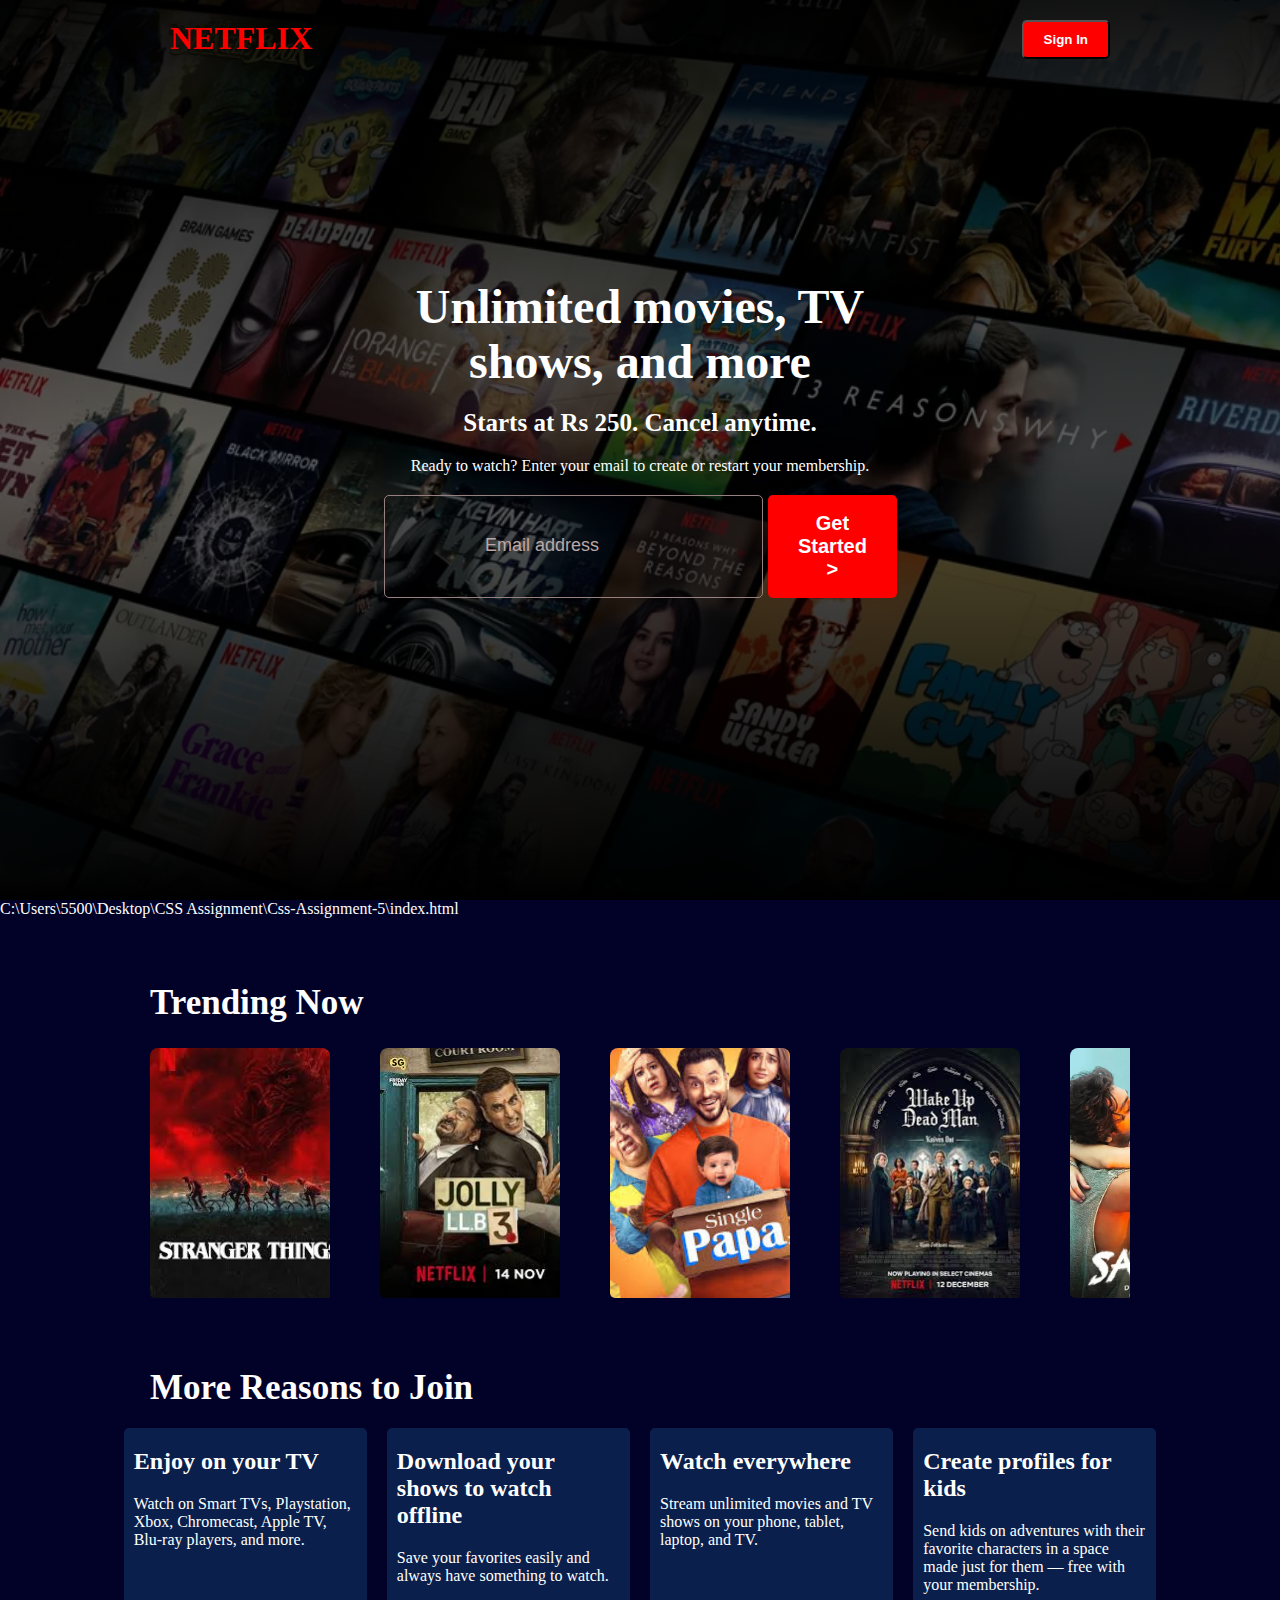
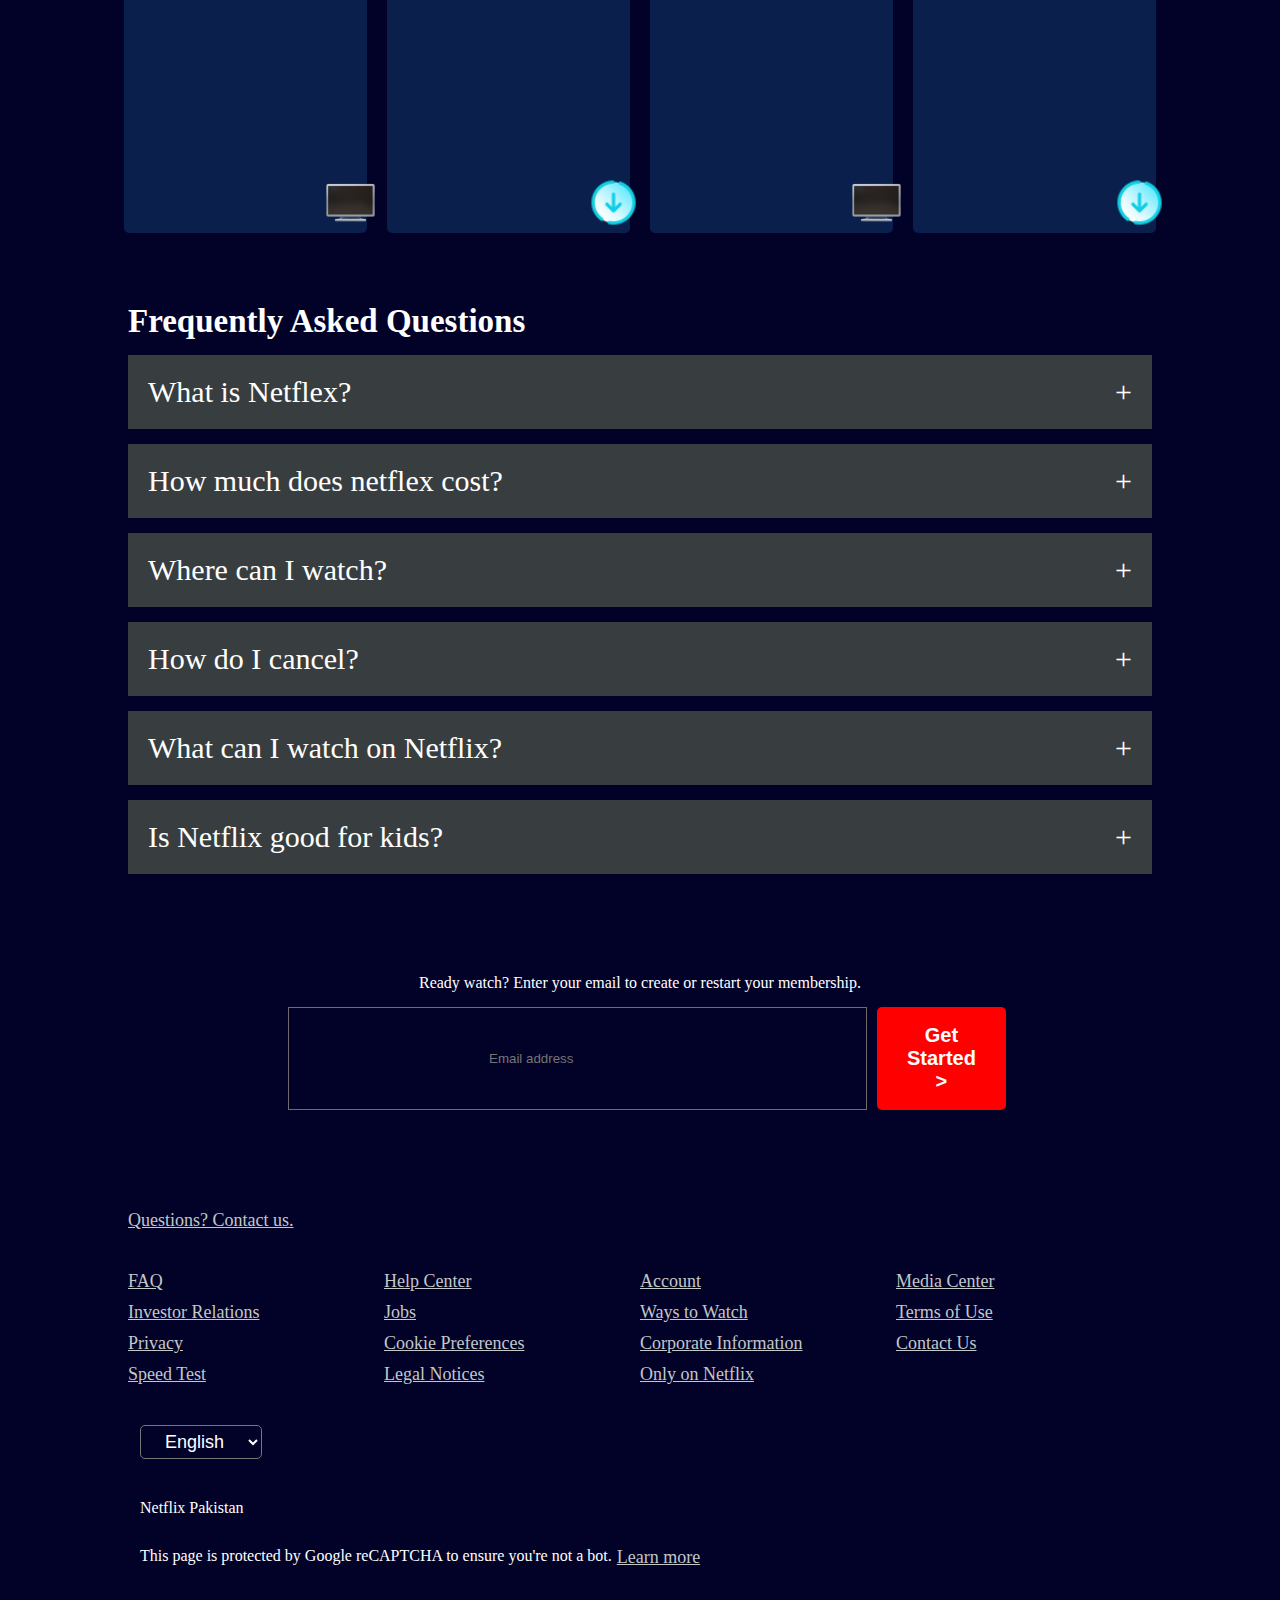
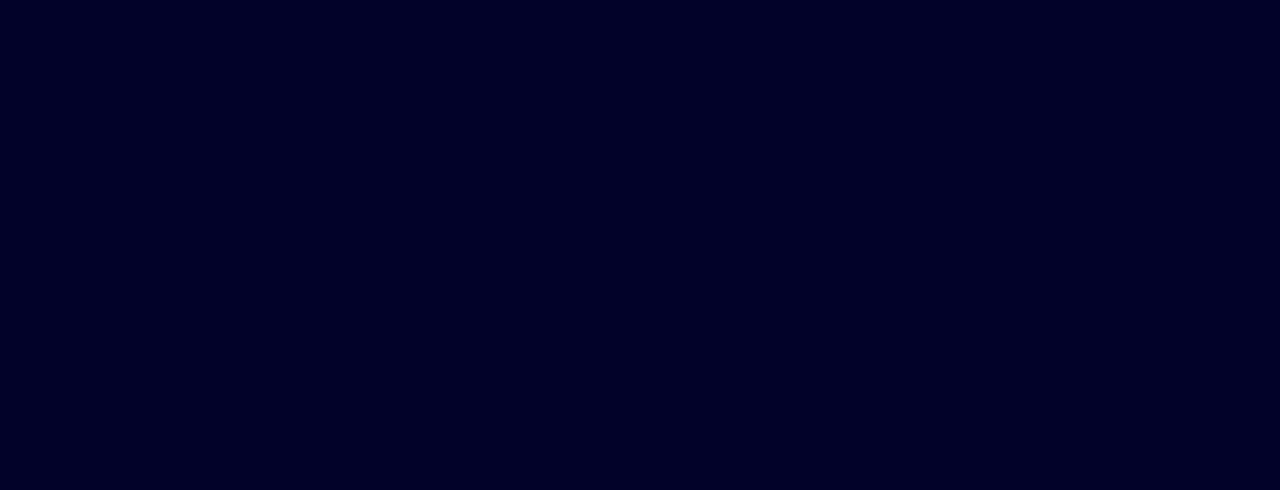
<file: index.html>
<!DOCTYPE html>
<html lang="en">
<head>
    <meta charset="UTF-8">
    <meta name="viewport" content="width=device-width, initial-scale=1.0">
    <title>Netflex Clone</title>
    <link rel="stylesheet" href="style.css">
</head>
<body>
    <div class="topsection">
        <header>
            <h1>NETFLIX</h1>
           <button>Sign In</button>
           
        </header>
        <div class="hero">
            <h1>Unlimited movies, TV shows, and more</h1>
            <p class="heroitem">Starts at Rs 250. Cancel anytime.</p>
            <p>Ready to watch? Enter your email to create or restart your membership.</p>
            <span>
                <input type="email" placeholder="Email address">
                <button class="button">Get Started ></button>
            </span>
        </div>
    </div>
    <footer>
        <div class="section">C:\Users\5500\Desktop\CSS Assignment\Css-Assignment-5\index.html

            <h2>Trending Now</h2>
            <div class="trending">
                <div class="trendingmovie">
                    <img src="tranger thingsimages.jpg" alt="">
                    
                </div>
                <div class="trendingmovie">
                    <img src="jooly images.jpg" alt="">
                    
                </div>
                <div class="trendingmovie">
                    
                    <img src="single papaimages.jpg" alt="">
                </div>
                <div class="trendingmovie">
                    
                    <img src="hake u deadimages.jpg" alt="">
                </div>
                <div class="trendingmovie">
                    <img src="Saiyaara-1.webp" alt="">
                    
                </div>
                <div class="trendingmovie">
                    <img src="imagesman vs baby.jpg" alt="">
                    
                </div>
                <div class="trendingmovie">
                    <img src="troll 2 images.jpg" alt="">
                    
                </div>
                <div class="trendingmovie">
                    <img src="sunny sansky.jpg" alt="">
                    
                </div>
                <div class="trendingmovie">
                    <img src="delhi crime.jpg" alt="">
                    
                </div>
                <div class="trendingmovie">
                    <img src="the-witcher-updated-s4-netflix-poster.avif" alt="">
                    
                </div>
        
            </div>
        </div>
        <div class="main">
            <h2 class="maintext">More Reasons to Join</h2>
            <div class="maincards">
                <div class="card">
                     <div class="cardtext">
                         <h2>Enjoy on your TV</h2>
                         <p>Watch on Smart TVs, Playstation, Xbox, Chromecast, Apple TV, Blu-ray players, and more.
         
         </p>
        </div>
         <div class="cardimage">
             <img src="download.png" alt="">
    
         </div>
    
                </div>
                <div class="card">
                     <div class="cardtext">
                         <h2>Download your shows to watch offline</h2>
                         <p>Save your favorites easily and always have something to watch.
         
         </p>
        </div>
         <div class="cardimage">
             <img class="scroll" src="icons8-scroll-down-48.png" alt="">
    
         </div>
    
                </div>
                <div class="card">
                     <div class="cardtext">
                         <h2>Watch everywhere
</h2>
                         <p>Stream unlimited movies and TV shows on your phone, tablet, laptop, and TV.
         
         </p>
        </div>
         <div class="cardimage">
             <img src="download.png" alt="">
    
         </div>
    
                </div>
                <div class="card">
                     <div class="cardtext">
                         <h2>Create profiles for kids</h2>
                         <p>Send kids on adventures with their favorite characters in a space made just for them — free with your membership.
         
         </p>
        </div>
         <div class="cardimage">
             <img class="scroll" src="icons8-scroll-down-48.png" alt="">
    
         </div>
    
                </div>

            </div>
        </div>
        <div class="article">
            <h2>Frequently Asked Questions</h2>
            <div class="row_1">
                <p>What is Netflex?</p>
                <p>+</p>
            </div>
            <div class="row_1">
                <p>How much does netflex cost?</p>
                <p>+</p>
            </div>
            <div class="row_1">
                <p>Where can I watch?</p>
                <p>+</p>
            </div>
            <div class="row_1">
                <p>How do I cancel?</p>
                <p>+</p>
            </div>
            <div class="row_1">
                <p>What can I watch on Netflix?</p>
                <p>+</p>
            </div>
            <div class="row_1">
                <p>Is Netflix good for kids?</p>
                <p>+</p>
            </div>
        </div>
        <div class="about">
           
            <p>Ready watch? Enter your email to create or restart your membership.</p>
            <span class="aboutspan">
                <input class="aboutinput" type="email" placeholder="Email address">
                <button class="button" >Get Started ></button>
            </span>
        
    </div>
      <div class="tagspart">
       <a href="">Questions? Contact us.</a>
       <div class="alltags">
           <div class="tags_1">
               <a href="">FAQ</a>
               <a href="">Investor Relations</a>
               <a href="">Privacy</a>
               <a href="">Speed Test</a>
           </div>
           <div class="tags_1">
               <a href="">Help Center</a>
               <a href="">Jobs</a>
               <a href="">Cookie Preferences</a>
               <a href="">Legal Notices</a>
           </div>
           <div class="tags_1">
               <a href="">Account</a>
               <a href="">Ways to Watch</a>
               <a href="">Corporate Information</a>
               <a href="">Only on Netflix</a>
           </div>
           <div class="tags_1">
               <a href="">Media Center</a>
               <a href="">Terms of Use</a>
               <a href="">Contact Us</a>
           </div>

       </div>
      </div>
        <select name="" id="">
            <option value="">English</option>
        </select>
        <div class="last">
            <p>Netflix Pakistan</p>
            <span>
                <p>This page is protected by Google reCAPTCHA to ensure you're not a bot.</p>
                <a href="">Learn more</a>
            </span>
        </div>
    </footer>
</body>
</html>
</file>
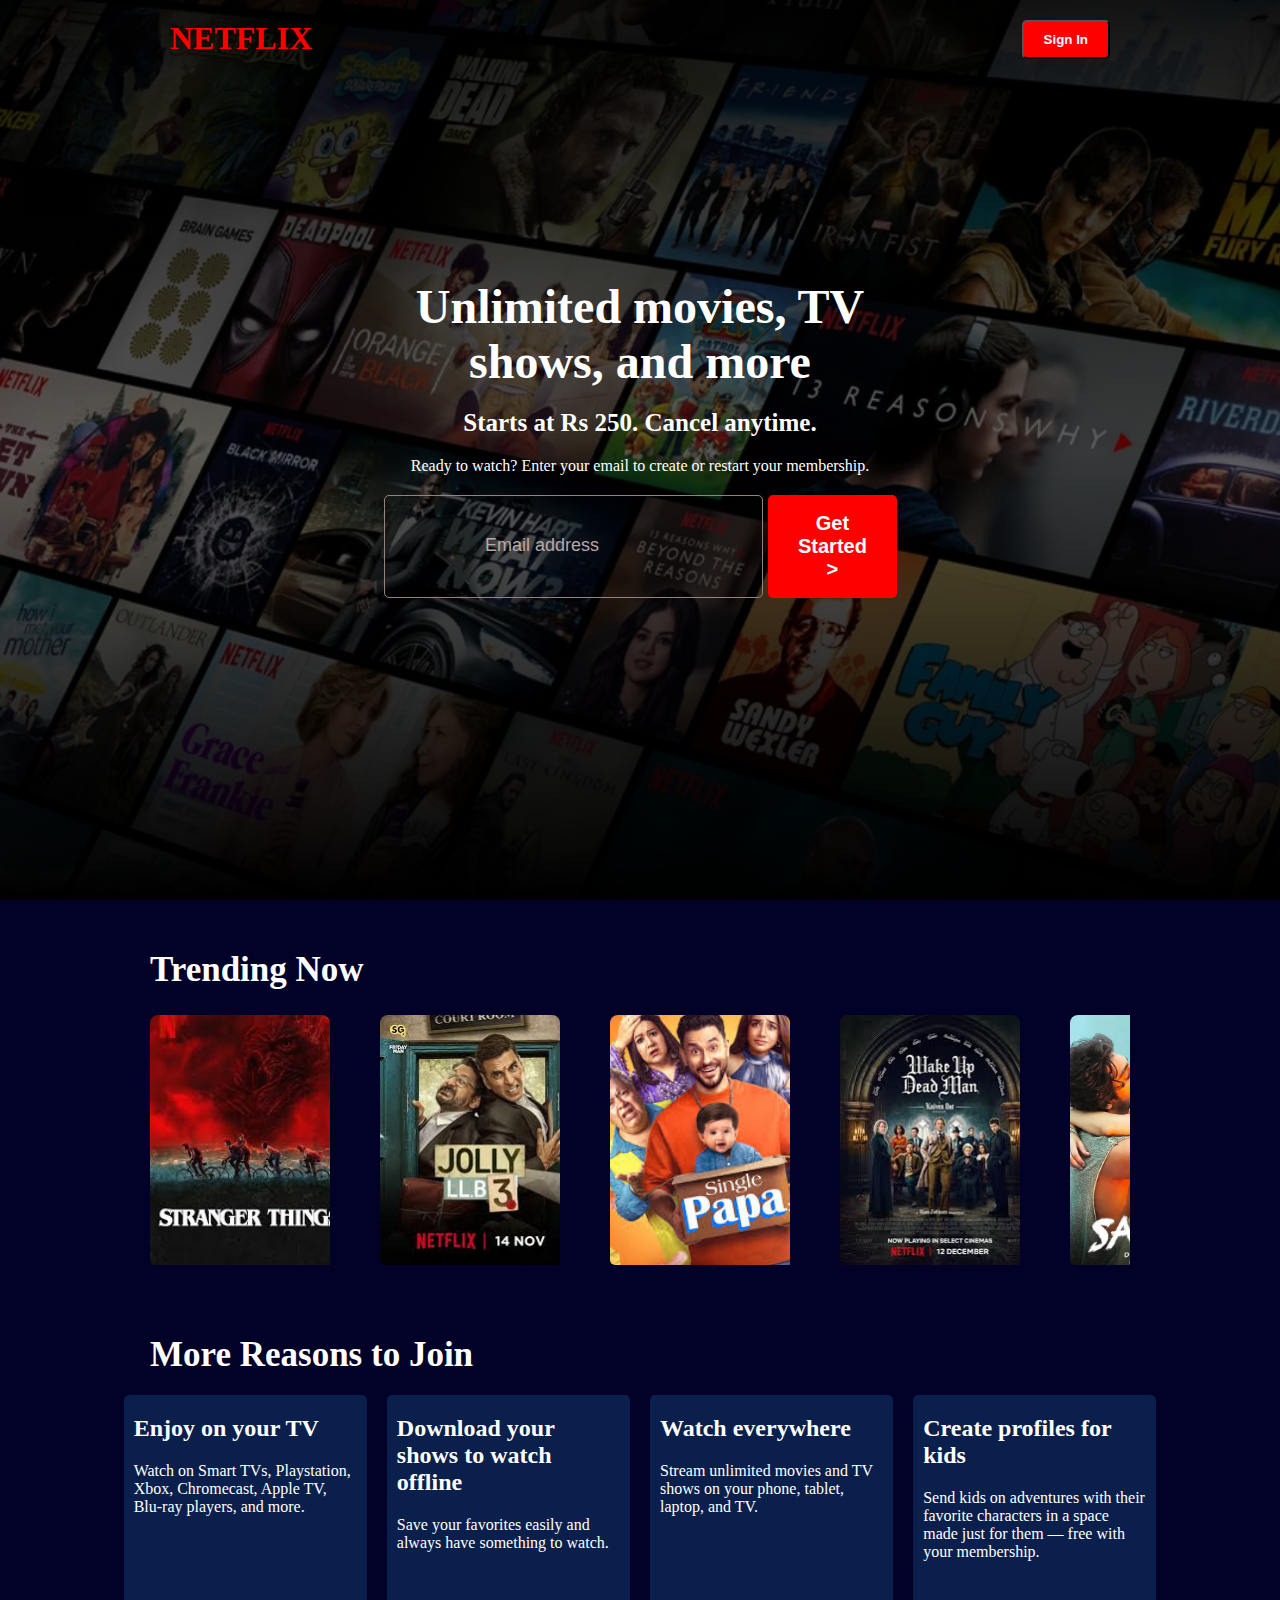
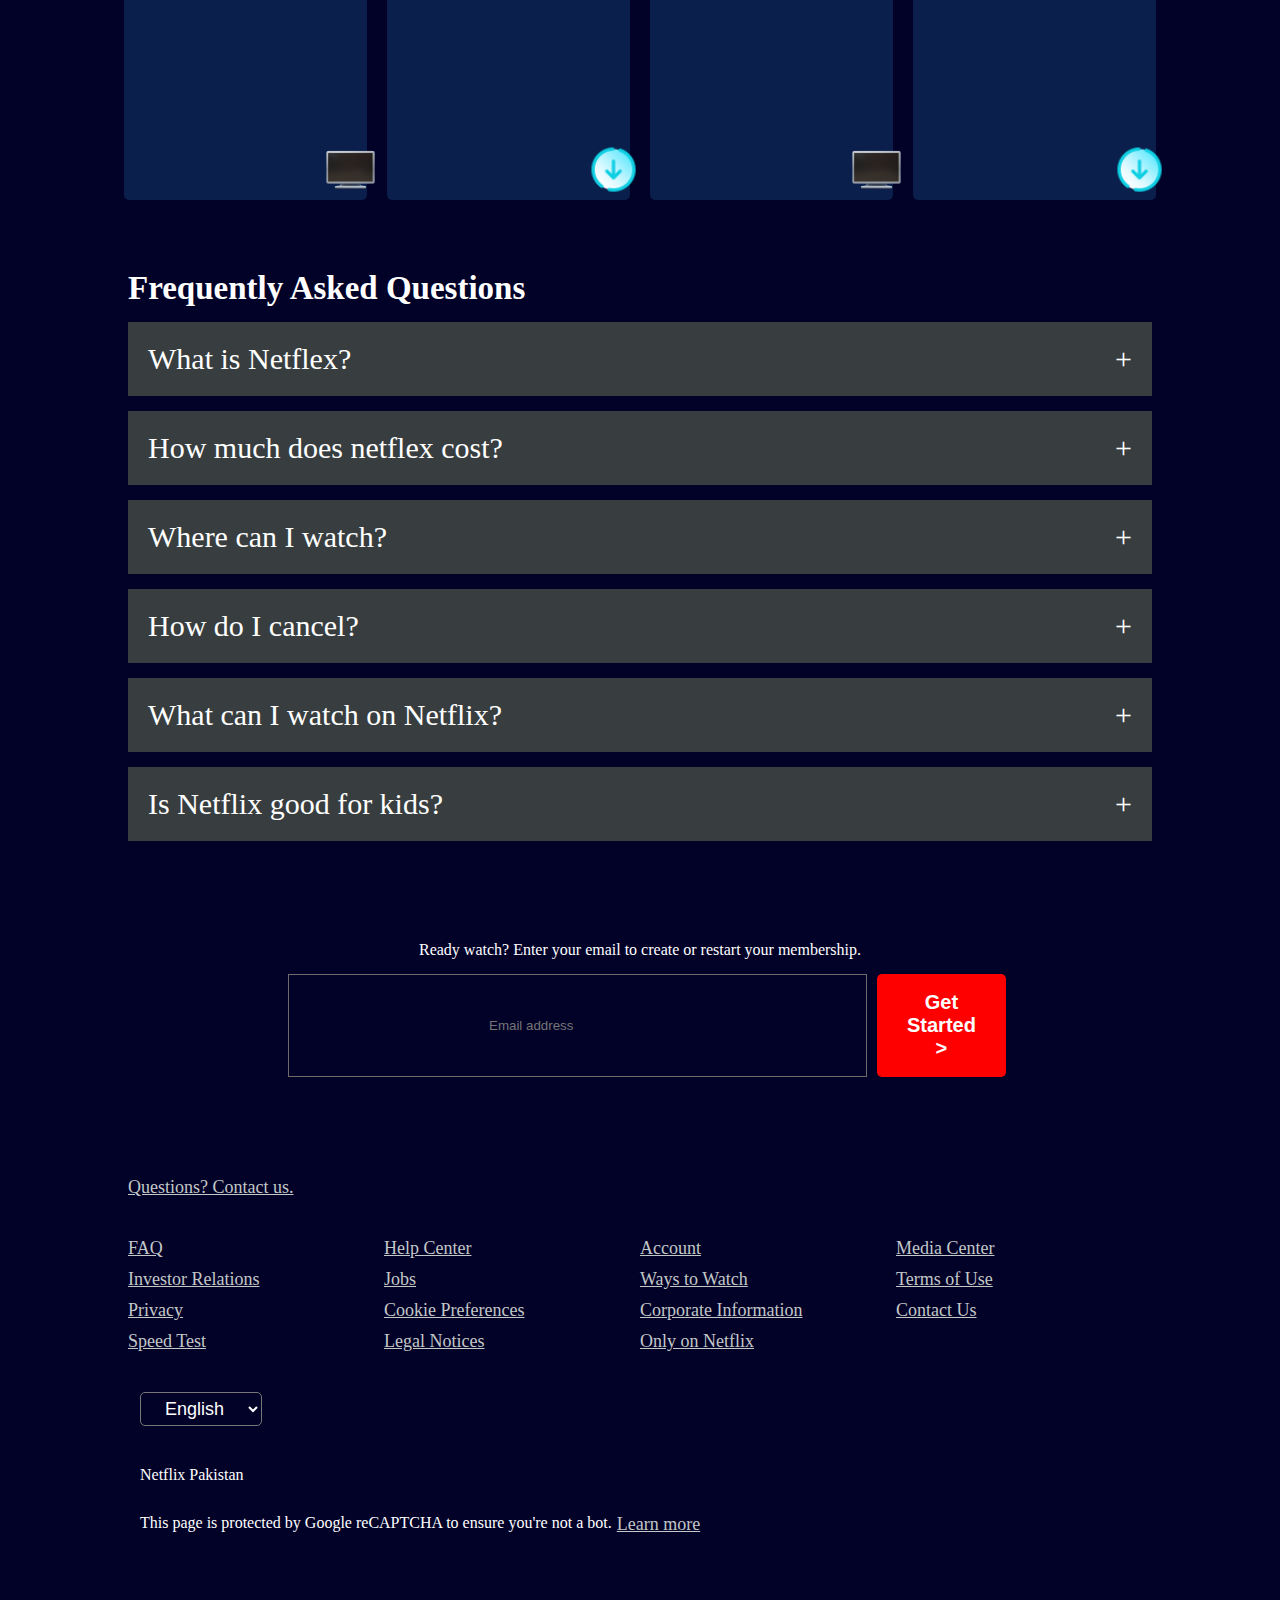
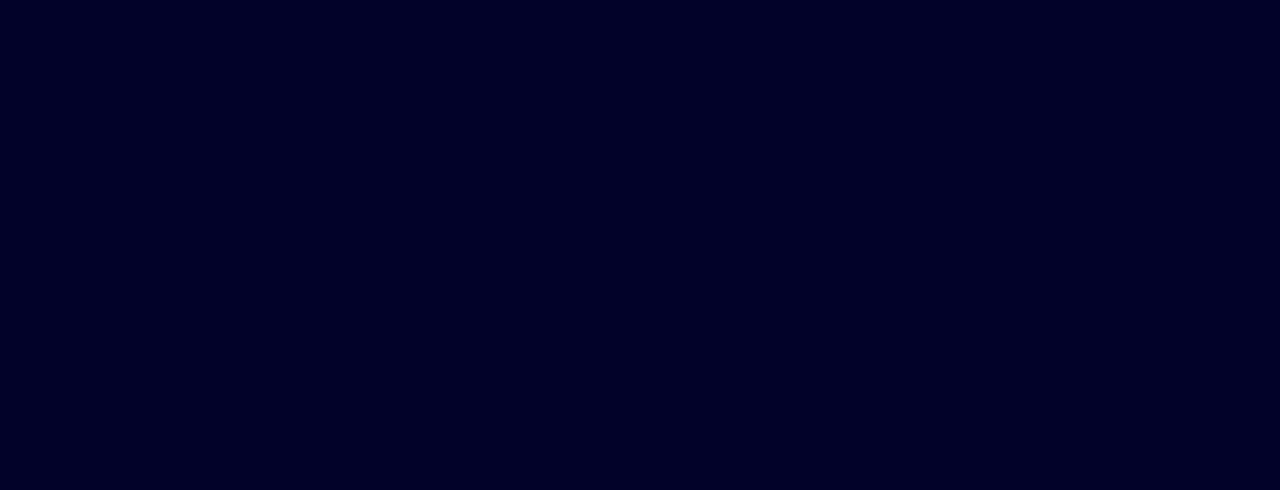
<file: Images/index.html>
<!DOCTYPE html>
<html lang="en">
<head>
    <meta charset="UTF-8">
    <meta name="viewport" content="width=device-width, initial-scale=1.0">
    <title>Netflex Clone</title>
    <link rel="stylesheet" href="style.css">
</head>
<body>
    <div class="topsection">
        <header>
            <h1>NETFLIX</h1>
           <button>Sign In</button>
           
        </header>
        <div class="hero">
            <h1>Unlimited movies, TV shows, and more</h1>
            <p class="heroitem">Starts at Rs 250. Cancel anytime.</p>
            <p>Ready to watch? Enter your email to create or restart your membership.</p>
            <span>
                <input type="email" placeholder="Email address">
                <button class="button">Get Started ></button>
            </span>
        </div>
    </div>
    <footer>
        <div class="section">

            <h2>Trending Now</h2>
            <div class="trending">
                <div class="trendingmovie">
                    <img src="tranger thingsimages.jpg" alt="">
                    
                </div>
                <div class="trendingmovie">
                    <img src="jooly images.jpg" alt="">
                    
                </div>
                <div class="trendingmovie">
                    
                    <img src="single papaimages.jpg" alt="">
                </div>
                <div class="trendingmovie">
                    
                    <img src="hake u deadimages.jpg" alt="">
                </div>
                <div class="trendingmovie">
                    <img src="Saiyaara-1.webp" alt="">
                    
                </div>
                <div class="trendingmovie">
                    <img src="imagesman vs baby.jpg" alt="">
                    
                </div>
                <div class="trendingmovie">
                    <img src="troll 2 images.jpg" alt="">
                    
                </div>
                <div class="trendingmovie">
                    <img src="sunny sansky.jpg" alt="">
                    
                </div>
                <div class="trendingmovie">
                    <img src="delhi crime.jpg" alt="">
                    
                </div>
                <div class="trendingmovie">
                    <img src="the-witcher-updated-s4-netflix-poster.avif" alt="">
                    
                </div>
        
            </div>
        </div>
        <div class="main">
            <h2 class="maintext">More Reasons to Join</h2>
            <div class="maincards">
                <div class="card">
                     <div class="cardtext">
                         <h2>Enjoy on your TV</h2>
                         <p>Watch on Smart TVs, Playstation, Xbox, Chromecast, Apple TV, Blu-ray players, and more.
         
         </p>
        </div>
         <div class="cardimage">
             <img src="download.png" alt="">
    
         </div>
    
                </div>
                <div class="card">
                     <div class="cardtext">
                         <h2>Download your shows to watch offline</h2>
                         <p>Save your favorites easily and always have something to watch.
         
         </p>
        </div>
         <div class="cardimage">
             <img class="scroll" src="icons8-scroll-down-48.png" alt="">
    
         </div>
    
                </div>
                <div class="card">
                     <div class="cardtext">
                         <h2>Watch everywhere
</h2>
                         <p>Stream unlimited movies and TV shows on your phone, tablet, laptop, and TV.
         
         </p>
        </div>
         <div class="cardimage">
             <img src="download.png" alt="">
    
         </div>
    
                </div>
                <div class="card">
                     <div class="cardtext">
                         <h2>Create profiles for kids</h2>
                         <p>Send kids on adventures with their favorite characters in a space made just for them — free with your membership.
         
         </p>
        </div>
         <div class="cardimage">
             <img class="scroll" src="icons8-scroll-down-48.png" alt="">
    
         </div>
    
                </div>

            </div>
        </div>
        <div class="article">
            <h2>Frequently Asked Questions</h2>
            <div class="row_1">
                <p>What is Netflex?</p>
                <p>+</p>
            </div>
            <div class="row_1">
                <p>How much does netflex cost?</p>
                <p>+</p>
            </div>
            <div class="row_1">
                <p>Where can I watch?</p>
                <p>+</p>
            </div>
            <div class="row_1">
                <p>How do I cancel?</p>
                <p>+</p>
            </div>
            <div class="row_1">
                <p>What can I watch on Netflix?</p>
                <p>+</p>
            </div>
            <div class="row_1">
                <p>Is Netflix good for kids?</p>
                <p>+</p>
            </div>
        </div>
        <div class="about">
           
            <p>Ready watch? Enter your email to create or restart your membership.</p>
            <span class="aboutspan">
                <input class="aboutinput" type="email" placeholder="Email address">
                <button class="button" >Get Started ></button>
            </span>
        
    </div>
      <div class="tagspart">
       <a href="">Questions? Contact us.</a>
       <div class="alltags">
           <div class="tags_1">
               <a href="">FAQ</a>
               <a href="">Investor Relations</a>
               <a href="">Privacy</a>
               <a href="">Speed Test</a>
           </div>
           <div class="tags_1">
               <a href="">Help Center</a>
               <a href="">Jobs</a>
               <a href="">Cookie Preferences</a>
               <a href="">Legal Notices</a>
           </div>
           <div class="tags_1">
               <a href="">Account</a>
               <a href="">Ways to Watch</a>
               <a href="">Corporate Information</a>
               <a href="">Only on Netflix</a>
           </div>
           <div class="tags_1">
               <a href="">Media Center</a>
               <a href="">Terms of Use</a>
               <a href="">Contact Us</a>
           </div>

       </div>
      </div>
        <select name="" id="">
            <option value="">English</option>
        </select>
        <div class="last">
            <p>Netflix Pakistan</p>
            <span>
                <p>This page is protected by Google reCAPTCHA to ensure you're not a bot.</p>
                <a href="">Learn more</a>
            </span>
        </div>
    </footer>
</body>
</html>
</file>
<file: style.css>
*{
    padding: 0px;
    margin: 0px;
    box-sizing: border-box;
}
.topsection{
    background-image: linear-gradient(rgba(0,0,0,0.9), rgba(0,0,0,0.5), rgba(0,0,0,1)), url(Netflix\ imag.webp);
    height: 100vh;
    background-repeat: no-repeat;
    background-size: cover;
    filter: contrast(10px);

}
header{
    display: flex;
    justify-content: space-between;
    margin: 0px 150px;
    padding: 20px;
}
header h1{
    color: red;
}
header button{
    background-color: red;
    padding: 10px 20px;
    color: white;
    border-radius: 5px;
    font-weight: 700;
    cursor: pointer;
}
header button:hover{
background-color: ;
background-color: rgb(193, 25, 25);
}
.hero{
    color: white;   
    display: flex;
    flex-direction: column;
    gap: 20px;
    width: 40%;
    margin: 200px auto;
    text-align: center;
}
.hero h1{
    font-size: 48px; 
}
.heroitem{
    font-size: 25px;
    font-weight: 600;
}
.button{
    background-color: red;
    font-size: 18px;
    color: white;
    border-radius: 5px;
    border: none;
    padding: 17px 30px;
    font-size: 20px;
    font-weight: 700;
    cursor: pointer;
}
.button:hover{
    background-color: rgb(193, 25, 25);
}
span{
    display: flex;
    gap: 5px;
}
.hero input{
    padding: 20px 100px;
    background-color: transparent;
    border: 1px solid rgb(151, 128, 128);
    border-radius: 5px;
}
.hero input::placeholder{
    color: rgb(187, 167, 167);
    font-size: 18px;
}
footer{
    background-color: rgb(2, 2, 41);
    height: 310vh;
    color: white;
}
.trending{
      display: flex;
  gap: 50px;
  margin: 0px 150px;
  overflow-x: auto;
  scrollbar-width: none;
  scroll-behavior: smooth;
  padding: 10px 0;
}
.section{
    display: flex;
    flex-direction: column;
    gap: 15px;
}
.section h2{
    
    font-size: 35px;
padding-left: 150px;
padding-top: 50px;
}
.trendingmovie img{
   width: 200px;
    object-fit: cover;
    height: 250px;
    border-radius: 5px;

}
.trendingmovie:hover{
    transform: scale(1.04);
    transition-duration: 1s;
}
.trendingmovie{
      min-width: 180px;
  height: 260px;
  border-radius: 8px;
  overflow: hidden;
  transition: transform 0.3s ease;
  cursor: pointer;
}
.cardtext{
    display: flex;
    flex-direction: column;
    gap: 20px;
    margin-top: 10px;
  
}
.main{
    display: flex ;
    flex-direction: column;
    gap: 20px;

}
.maintext{
    font-size: 35px;
padding-left: 150px;
padding-top: 50px;
   
}

.maincards{
    display: flex;
    justify-content: center;
    gap: 20px;
} 
.card{
    width: 19%;
    height: 45vh;
    background-color: rgba(25, 87, 141, 0.345);
    /* border: 1px solid white; */
    display: flex;
    flex-direction: column;
 padding: 10px;
 border-radius: 5px;
    position: relative;

}
.cardimage{
    position: absolute;
    right: 30px;
    bottom: 0px;
}

.cardimage img{
    width: 25%;
    margin-left: 200px;
}
.scroll{
    width: 30%;
    margin-left: 100px;

}
.article{
    display: flex;
    flex-direction: column;
    gap: 15px;
    width: 80%;
    margin: auto;
}
.article h2{
margin-top: 70px;
font-size: 33px;
}
.row_1{
    display: flex;
    background-color: rgb(56, 62, 63);
    justify-content: space-between;
    cursor: pointer;
    padding: 20px 20px;
}
.row_1 p{
    font-size: 30px;
}
.row_1:hover{
    background-color: rgb(90, 87, 87);
}
.about{
    
    width: 55%;
    /* border: 1px solid white; */
margin: 100px auto;
display: flex;
flex-direction: column;
text-align: center;
gap: 15px;
}
.aboutspan{
    display: flex;
    gap: 10px;
    margin: auto;
}
.aboutinput{
    padding: 10px 200px;
    background-color: transparent;
    border: 1px solid rgb(113, 106, 106);
}
.tagspart{
    width: 80%;
    margin: auto;
    display: flex;
    flex-direction: column;
    gap: 40px;
}
a{
    color: rgb(194, 199, 199);
    font-size: 18px;
    cursor: pointer;
}
.alltags{
    display: grid;
    grid-template-columns: repeat(4, 1fr);
    
}
.tags_1{
    display: flex;
    flex-direction: column;
    gap: 10px;
}
select{
    
    width: fit-content;
    margin: 40px 140px;
    background-color: transparent;
    color: white;
    padding: 5px 20px;
    border-radius: 5px;
    font-size: 18px;
    font-weight: 500;
}
.last{
    display: flex;
    flex-direction: column;
    gap: 30px;
    width: 80%;
    margin: 00px 140px;

}
</file>
<file: Images/style.css>
*{
    padding: 0px;
    margin: 0px;
    box-sizing: border-box;
}
.topsection{
    background-image: linear-gradient(rgba(0,0,0,0.9), rgba(0,0,0,0.5), rgba(0,0,0,1)), url(Netflix\ imag.webp);
    height: 100vh;
    background-repeat: no-repeat;
    background-size: cover;
    filter: contrast(10px);

}
header{
    display: flex;
    justify-content: space-between;
    margin: 0px 150px;
    padding: 20px;
}
header h1{
    color: red;
}
header button{
    background-color: red;
    padding: 10px 20px;
    color: white;
    border-radius: 5px;
    font-weight: 700;
    cursor: pointer;
}
header button:hover{
background-color: ;
background-color: rgb(193, 25, 25);
}
.hero{
    color: white;   
    display: flex;
    flex-direction: column;
    gap: 20px;
    width: 40%;
    margin: 200px auto;
    text-align: center;
}
.hero h1{
    font-size: 48px; 
}
.heroitem{
    font-size: 25px;
    font-weight: 600;
}
.button{
    background-color: red;
    font-size: 18px;
    color: white;
    border-radius: 5px;
    border: none;
    padding: 17px 30px;
    font-size: 20px;
    font-weight: 700;
    cursor: pointer;
}
.button:hover{
    background-color: rgb(193, 25, 25);
}
span{
    display: flex;
    gap: 5px;
}
.hero input{
    padding: 20px 100px;
    background-color: transparent;
    border: 1px solid rgb(151, 128, 128);
    border-radius: 5px;
}
.hero input::placeholder{
    color: rgb(187, 167, 167);
    font-size: 18px;
}
footer{
    background-color: rgb(2, 2, 41);
    height: 310vh;
    color: white;
}
.trending{
      display: flex;
  gap: 50px;
  margin: 0px 150px;
  overflow-x: auto;
  scrollbar-width: none;
  scroll-behavior: smooth;
  padding: 10px 0;
}
.section{
    display: flex;
    flex-direction: column;
    gap: 15px;
}
.section h2{
    
    font-size: 35px;
padding-left: 150px;
padding-top: 50px;
}
.trendingmovie img{
   width: 200px;
    object-fit: cover;
    height: 250px;
    border-radius: 5px;

}
.trendingmovie:hover{
    transform: scale(1.04);
    transition-duration: 1s;
}
.trendingmovie{
      min-width: 180px;
  height: 260px;
  border-radius: 8px;
  overflow: hidden;
  transition: transform 0.3s ease;
  cursor: pointer;
}
.cardtext{
    display: flex;
    flex-direction: column;
    gap: 20px;
    margin-top: 10px;
  
}
.main{
    display: flex ;
    flex-direction: column;
    gap: 20px;

}
.maintext{
    font-size: 35px;
padding-left: 150px;
padding-top: 50px;
   
}

.maincards{
    display: flex;
    justify-content: center;
    gap: 20px;
} 
.card{
    width: 19%;
    height: 45vh;
    background-color: rgba(25, 87, 141, 0.345);
    /* border: 1px solid white; */
    display: flex;
    flex-direction: column;
 padding: 10px;
 border-radius: 5px;
    position: relative;

}
.cardimage{
    position: absolute;
    right: 30px;
    bottom: 0px;
}

.cardimage img{
    width: 25%;
    margin-left: 200px;
}
.scroll{
    width: 30%;
    margin-left: 100px;

}
.article{
    display: flex;
    flex-direction: column;
    gap: 15px;
    width: 80%;
    margin: auto;
}
.article h2{
margin-top: 70px;
font-size: 33px;
}
.row_1{
    display: flex;
    background-color: rgb(56, 62, 63);
    justify-content: space-between;
    cursor: pointer;
    padding: 20px 20px;
}
.row_1 p{
    font-size: 30px;
}
.row_1:hover{
    background-color: rgb(90, 87, 87);
}
.about{
    
    width: 55%;
    /* border: 1px solid white; */
margin: 100px auto;
display: flex;
flex-direction: column;
text-align: center;
gap: 15px;
}
.aboutspan{
    display: flex;
    gap: 10px;
    margin: auto;
}
.aboutinput{
    padding: 10px 200px;
    background-color: transparent;
    border: 1px solid rgb(113, 106, 106);
}
.tagspart{
    width: 80%;
    margin: auto;
    display: flex;
    flex-direction: column;
    gap: 40px;
}
a{
    color: rgb(194, 199, 199);
    font-size: 18px;
    cursor: pointer;
}
.alltags{
    display: grid;
    grid-template-columns: repeat(4, 1fr);
    
}
.tags_1{
    display: flex;
    flex-direction: column;
    gap: 10px;
}
select{
    
    width: fit-content;
    margin: 40px 140px;
    background-color: transparent;
    color: white;
    padding: 5px 20px;
    border-radius: 5px;
    font-size: 18px;
    font-weight: 500;
}
.last{
    display: flex;
    flex-direction: column;
    gap: 30px;
    width: 80%;
    margin: 00px 140px;

}
</file>
